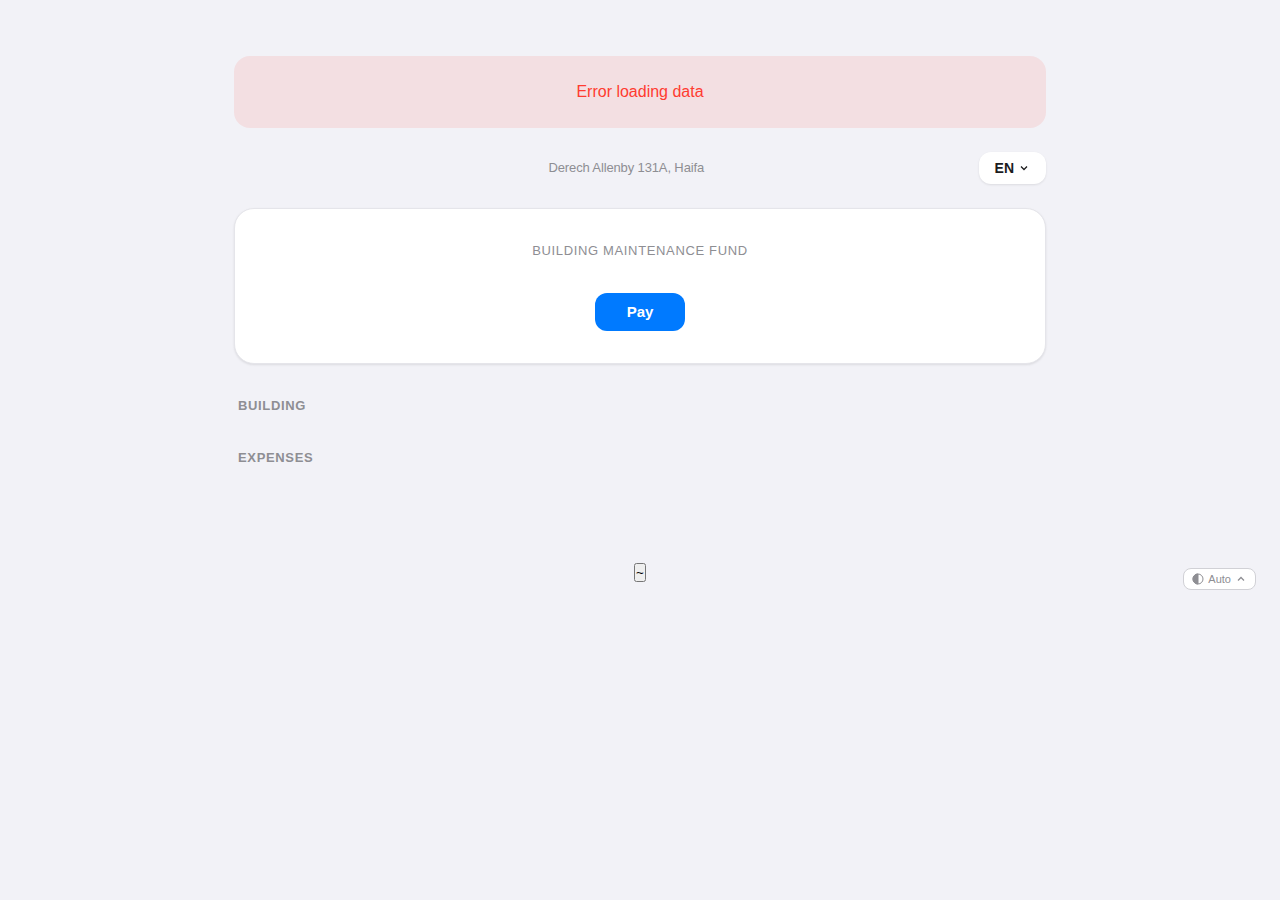
<file: index.html>
<!DOCTYPE html>
<html lang="he" dir="rtl">
<head>
  <meta charset="UTF-8">
  <meta name="viewport" content="width=device-width, initial-scale=1.0">
  <meta name="description" content="Building management - payments and expenses tracking">
  <title>Manzel - Building Management</title>
  <link rel="stylesheet" href="css/styles.css">
</head>
<body>
  <main class="container">
    <!-- Header Row: Address + Language -->
    <div class="header-row">
      <h1 class="building-address" data-i18n="buildingAddress">דרך אלנבי 131א, חיפה</h1>
      <div class="lang-switcher" id="langSwitcher">
        <button class="lang-switcher__btn" id="langBtn" aria-haspopup="listbox" aria-expanded="false">
          <span id="langCode">HE</span>
          <svg class="lang-switcher__arrow" width="12" height="12" viewBox="0 0 24 24" fill="none" stroke="currentColor" stroke-width="2.5"><polyline points="6 9 12 15 18 9"></polyline></svg>
        </button>
        <ul class="lang-switcher__menu" id="langMenu" role="listbox">
          <li role="option" data-lang="he">עברית</li>
          <li role="option" data-lang="en">English</li>
          <li role="option" data-lang="ar">العربية</li>
          <li role="option" data-lang="ru">Русский</li>
          <li role="option" data-lang="uk">Українська</li>
        </ul>
      </div>
    </div>

    <!-- Total Fund -->
    <section class="total-card" id="totalCard">
      <p class="total-card__label" data-i18n="totalFund">קופת ועד בית</p>
      <div class="loading" id="totalLoading">
        <div class="loading__spinner"></div>
      </div>
      <p class="total-card__amount hidden" id="totalAmount">
        <span id="totalValue">0</span>
        <span class="total-card__currency" data-i18n="currency">₪</span>
      </p>
      <a href="payment.html" class="pay-btn" data-i18n="payNow">לתשלום</a>
    </section>

    <!-- Building Layout -->
    <section class="building-section">
      <h2 class="section-title" data-i18n="building">הבניין</h2>
      <div class="loading" id="buildingLoading">
        <div class="loading__spinner"></div>
      </div>
      <div class="building hidden" id="buildingGrid">
        <!-- Floors will be rendered here by JavaScript -->
      </div>
    </section>

    <!-- Expenses -->
    <section class="expenses-section">
      <h2 class="section-title" data-i18n="expenses">הוצאות</h2>
      <div class="loading" id="expensesLoading">
        <div class="loading__spinner"></div>
      </div>
      <div class="expenses-table hidden" id="expensesTable">
        <table>
          <thead>
            <tr>
              <th data-i18n="expenseType">סוג</th>
              <th data-i18n="expensePrice">מחיר</th>
              <th data-i18n="expenseNotes">הערות</th>
            </tr>
          </thead>
          <tbody id="expensesBody">
            <!-- Expenses will be rendered here by JavaScript -->
          </tbody>
        </table>
        <div class="pagination" id="expensesPagination">
          <!-- Pagination controls will be rendered here -->
        </div>
      </div>
    </section>

  </main>

  <footer class="footer">
    <button class="admin-toggle" id="adminToggle" title="Admin mode" aria-label="Toggle admin mode" aria-pressed="false">~</button>
    <div class="theme-toggle" id="themeToggle">
      <button class="theme-toggle__btn" id="themeBtn" aria-haspopup="listbox" aria-expanded="false">
        <svg id="themeIcon" width="12" height="12" viewBox="0 0 24 24" fill="none" stroke="currentColor" stroke-width="2"><circle cx="12" cy="12" r="10"/><path d="M12 2a10 10 0 0 0 0 20V2z" fill="currentColor"/></svg>
        <span id="themeLabel" data-i18n="themeAuto">Auto</span>
        <svg class="theme-toggle__arrow" width="10" height="10" viewBox="0 0 24 24" fill="none" stroke="currentColor" stroke-width="2.5"><polyline points="18 15 12 9 6 15"></polyline></svg>
      </button>
      <ul class="theme-toggle__menu" id="themeMenu" role="listbox">
        <li role="option" data-theme="light">
          <svg width="14" height="14" viewBox="0 0 24 24" fill="none" stroke="currentColor" stroke-width="2"><circle cx="12" cy="12" r="5"/><path d="M12 1v2M12 21v2M4.22 4.22l1.42 1.42M18.36 18.36l1.42 1.42M1 12h2M21 12h2M4.22 19.78l1.42-1.42M18.36 5.64l1.42-1.42"/></svg>
          <span data-i18n="themeLight">Light</span>
        </li>
        <li role="option" data-theme="auto">
          <svg width="14" height="14" viewBox="0 0 24 24" fill="none" stroke="currentColor" stroke-width="2"><circle cx="12" cy="12" r="10"/><path d="M12 2a10 10 0 0 0 0 20V2z" fill="currentColor"/></svg>
          <span data-i18n="themeAuto">Auto</span>
        </li>
        <li role="option" data-theme="dark">
          <svg width="14" height="14" viewBox="0 0 24 24" fill="none" stroke="currentColor" stroke-width="2"><path d="M21 12.79A9 9 0 1 1 11.21 3 7 7 0 0 0 21 12.79z"/></svg>
          <span data-i18n="themeDark">Dark</span>
        </li>
      </ul>
    </div>
  </footer>

  <script src="js/i18n.js"></script>
  <script src="js/api.js"></script>
  <script src="js/app.js"></script>
  <script>
    // Theme Toggle
    (function() {
      var toggle = document.getElementById('themeToggle');
      var btn = document.getElementById('themeBtn');
      var menu = document.getElementById('themeMenu');
      var icon = document.getElementById('themeIcon');
      var label = document.getElementById('themeLabel');
      var saved = localStorage.getItem('manzel_theme') || 'auto';

      var icons = {
        light: '<circle cx="12" cy="12" r="5"/><path d="M12 1v2M12 21v2M4.22 4.22l1.42 1.42M18.36 18.36l1.42 1.42M1 12h2M21 12h2M4.22 19.78l1.42-1.42M18.36 5.64l1.42-1.42"/>',
        auto: '<circle cx="12" cy="12" r="10"/><path d="M12 2a10 10 0 0 0 0 20V2z" fill="currentColor"/>',
        dark: '<path d="M21 12.79A9 9 0 1 1 11.21 3 7 7 0 0 0 21 12.79z"/>'
      };

      function applyTheme(theme) {
        if (theme === 'auto') {
          document.documentElement.removeAttribute('data-theme');
        } else {
          document.documentElement.setAttribute('data-theme', theme);
        }
        icon.innerHTML = icons[theme];
        var item = menu.querySelector('[data-theme="' + theme + '"]');
        if (item) label.setAttribute('data-i18n', item.querySelector('[data-i18n]').getAttribute('data-i18n'));
        label.textContent = item ? item.querySelector('span').textContent : theme;
        menu.querySelectorAll('li').forEach(function(li) {
          li.setAttribute('aria-selected', li.dataset.theme === theme ? 'true' : 'false');
        });
        localStorage.setItem('manzel_theme', theme);
      }

      applyTheme(saved);

      btn.addEventListener('click', function(e) {
        e.stopPropagation();
        var isOpen = toggle.classList.toggle('theme-toggle--open');
        btn.setAttribute('aria-expanded', isOpen);
      });

      menu.addEventListener('click', function(e) {
        var item = e.target.closest('li[data-theme]');
        if (item) {
          applyTheme(item.dataset.theme);
          toggle.classList.remove('theme-toggle--open');
          btn.setAttribute('aria-expanded', 'false');
        }
      });

      document.addEventListener('click', function() {
        toggle.classList.remove('theme-toggle--open');
        btn.setAttribute('aria-expanded', 'false');
      });

      document.addEventListener('keydown', function(e) {
        if (e.key === 'Escape') {
          toggle.classList.remove('theme-toggle--open');
          btn.setAttribute('aria-expanded', 'false');
        }
      });
    })();

    // Admin Toggle
    (function() {
      var btn = document.getElementById('adminToggle');
      var isAdmin = localStorage.getItem('manzel_admin') === 'true';

      function updateState(enabled) {
        btn.classList.toggle('admin-toggle--active', enabled);
        btn.setAttribute('aria-pressed', enabled);
        localStorage.setItem('manzel_admin', enabled);
      }

      updateState(isAdmin);

      btn.addEventListener('click', function() {
        isAdmin = !isAdmin;
        updateState(isAdmin);
      });
    })();
  </script>
</body>
</html>
</file>
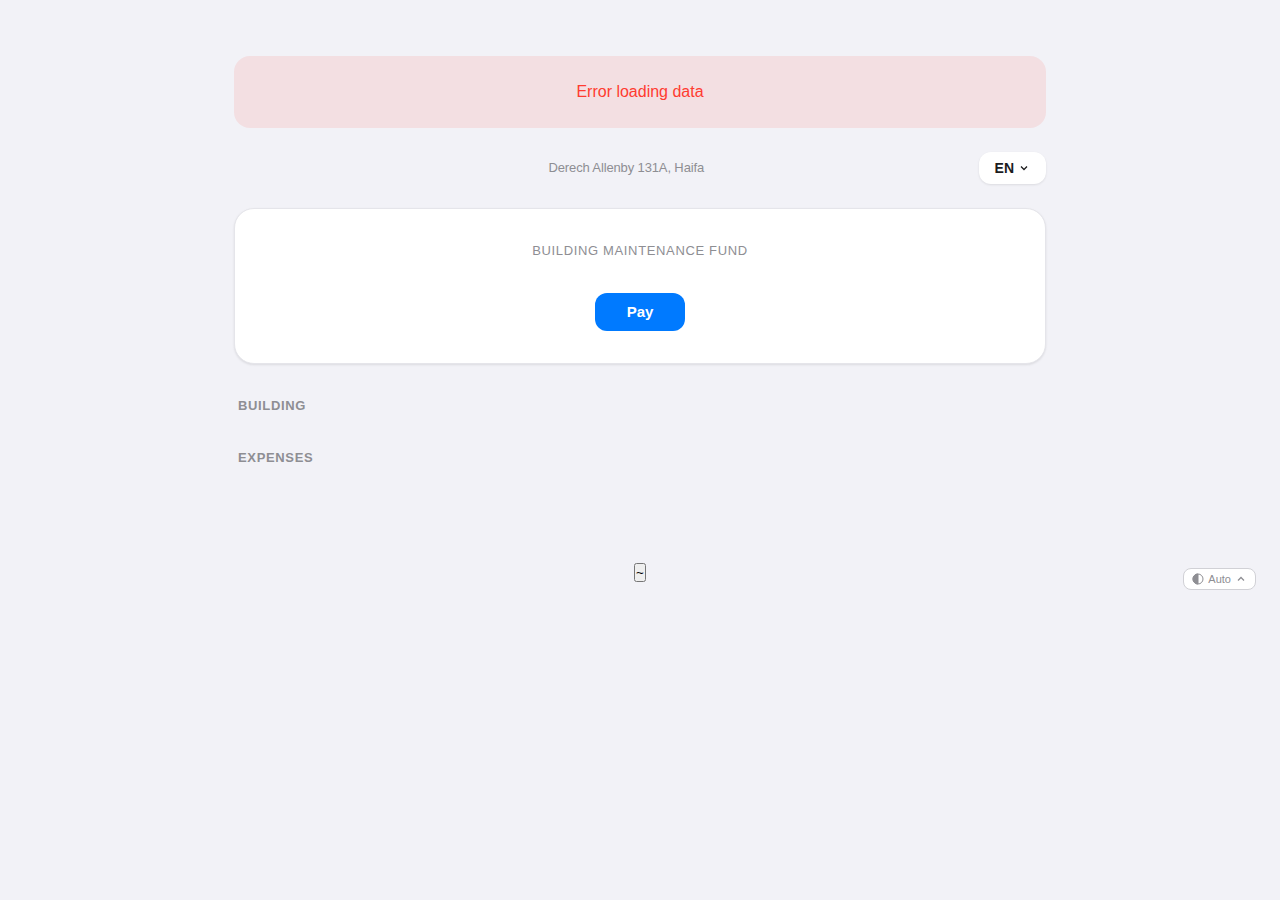
<file: expense.html>
<!DOCTYPE html>
<html lang="he" dir="rtl">
<head>
  <meta charset="UTF-8">
  <meta name="viewport" content="width=device-width, initial-scale=1.0">
  <meta name="description" content="Expense details">
  <title>Manzel - Expense Details</title>
  <link rel="stylesheet" href="css/styles.css">
</head>
<body>
  <main class="container">
    <!-- Back Button -->
    <button class="back-btn" id="backBtn">
      <span>←</span>
      <span data-i18n="back">חזרה</span>
    </button>

    <!-- Expense Details -->
    <section class="expense-detail" id="expenseDetail">
      <div class="expense-detail__card">
        <h2 class="expense-detail__type" id="expenseType">-</h2>

        <div class="expense-detail__row">
          <span class="expense-detail__label" data-i18n="expensePrice">מחיר</span>
          <span class="expense-detail__value" id="expensePrice">-</span>
        </div>

        <div class="expense-detail__row" id="receiptRow">
          <span class="expense-detail__label" data-i18n="expenseReceipt">קבלה</span>
          <span class="expense-detail__value" id="expenseReceipt">-</span>
        </div>

        <div class="expense-detail__row" id="notesRow">
          <span class="expense-detail__label" data-i18n="expenseNotes">הערות</span>
          <span class="expense-detail__value" id="expenseNotes">-</span>
        </div>
      </div>
    </section>

    <!-- Language Selector -->
    <section class="language-section">
      <select class="language-dropdown" id="languageSelector">
        <option value="he">עברית</option>
        <option value="ar">العربية</option>
        <option value="en">English</option>
        <option value="ru">Русский</option>
        <option value="uk">Українська</option>
      </select>
    </section>
  </main>

  <footer class="footer">
    <p>Manzel &copy; 2025</p>
  </footer>

  <script src="js/i18n.js"></script>
  <script src="js/expense.js"></script>
</body>
</html>
</file>
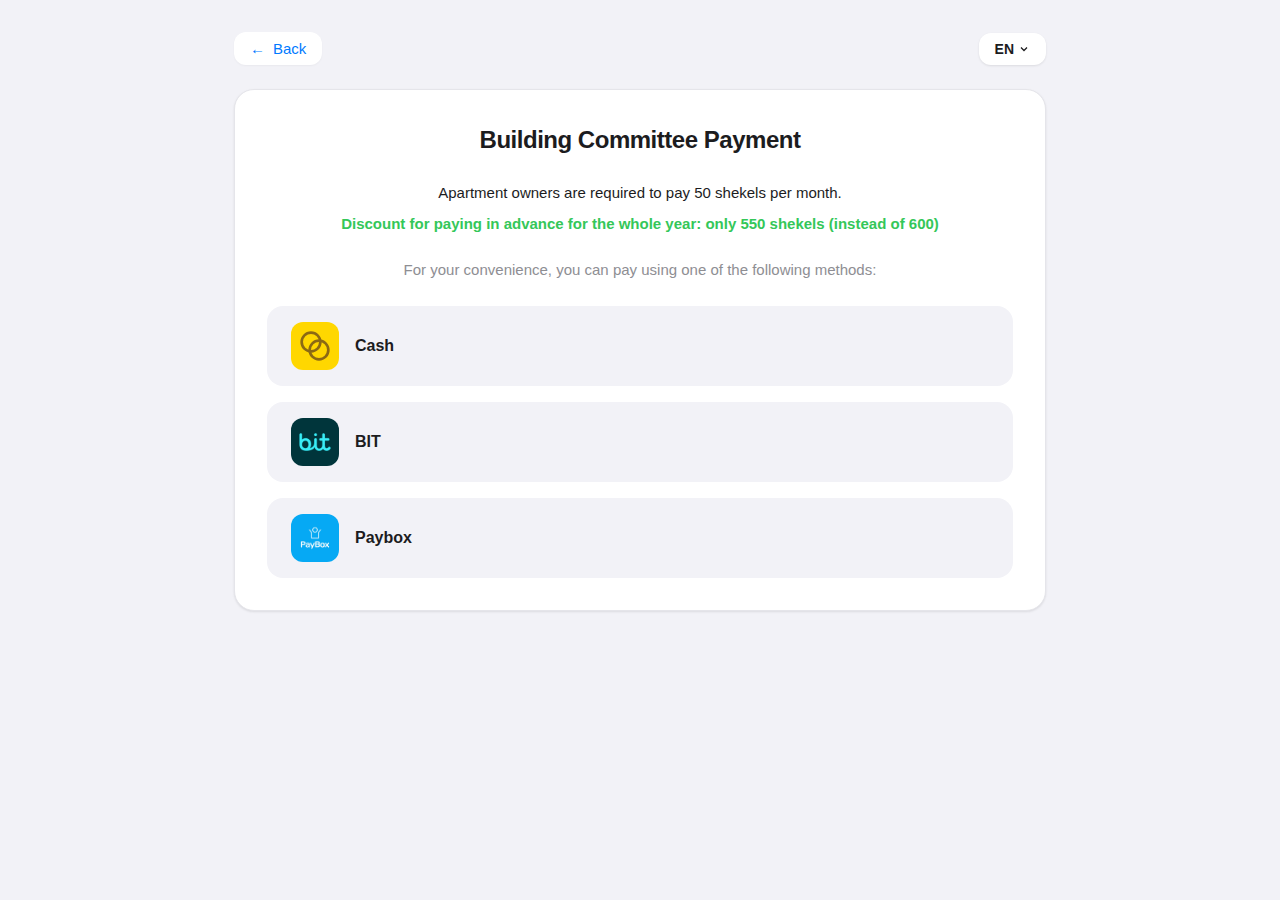
<file: payment.html>
<!DOCTYPE html>
<html lang="he" dir="rtl">
<head>
  <meta charset="UTF-8">
  <meta name="viewport" content="width=device-width, initial-scale=1.0">
  <meta name="description" content="Building management - payment options">
  <title>Manzel - Payment</title>
  <link rel="stylesheet" href="css/styles.css">
</head>
<body>
  <main class="container">
    <!-- Header Row: Back + Language -->
    <div class="header-row">
      <button class="back-btn" onclick="window.location.href='index.html'">
        <span class="back-btn__arrow">&larr;</span>
        <span data-i18n="back">חזרה</span>
      </button>
      <div class="lang-switcher" id="langSwitcher">
        <button class="lang-switcher__btn" id="langBtn" aria-haspopup="listbox" aria-expanded="false">
          <span id="langCode">HE</span>
          <svg class="lang-switcher__arrow" width="12" height="12" viewBox="0 0 24 24" fill="none" stroke="currentColor" stroke-width="2.5"><polyline points="6 9 12 15 18 9"></polyline></svg>
        </button>
        <ul class="lang-switcher__menu" id="langMenu" role="listbox">
          <li role="option" data-lang="he">עברית</li>
          <li role="option" data-lang="en">English</li>
          <li role="option" data-lang="ar">العربية</li>
          <li role="option" data-lang="ru">Русский</li>
          <li role="option" data-lang="uk">Українська</li>
        </ul>
      </div>
    </div>

    <!-- Payment Header -->
    <section class="payment-card">
      <h1 class="payment-card__title" data-i18n="paymentTitle">תשלום עבור ועד בית</h1>

      <div class="payment-card__info">
        <p data-i18n="paymentMonthly">בעל דירה מחוייב בתשלום 50 שקלים עבור כל חודש.</p>
        <p class="payment-card__discount" data-i18n="paymentDiscount">הנחה למשלמים מראש עבור כל השנה 550 שקל בלבד (במקום 600)</p>
      </div>

      <p class="payment-card__subtitle" data-i18n="paymentMethods">לנוחיותכם ניתן לשלם באמצעות אחת הדרכים הבאות:</p>

      <!-- Payment Options -->
      <div class="payment-options">
        <!-- Cash -->
        <div class="payment-option">
          <div class="payment-option__icon payment-option__icon--cash">
            <svg width="32" height="32" viewBox="0 0 24 24" fill="none" stroke="currentColor" stroke-width="2" stroke-linecap="round" stroke-linejoin="round">
              <circle cx="9" cy="9" r="7"></circle>
              <circle cx="15" cy="15" r="7"></circle>
            </svg>
          </div>
          <span class="payment-option__label" data-i18n="paymentCash">מזומן</span>
        </div>

        <!-- BIT -->
        <a href="https://www.bitpay.co.il/app/me/A80E9056-7FF3-886A-7C1C-108181B9A0A04C02" target="_blank" rel="noopener" class="payment-option payment-option--clickable">
          <img src="assets/Bit-icon.png" alt="BIT" class="payment-option__img">
          <span class="payment-option__label">BIT</span>
        </a>

        <!-- Paybox -->
        <a href="https://payboxapp.page.link/VKVE2Qh81DZXyLV97" target="_blank" rel="noopener" class="payment-option payment-option--clickable">
          <img src="assets/paybox-icon.jpg" alt="Paybox" class="payment-option__img">
          <span class="payment-option__label">Paybox</span>
        </a>
      </div>
    </section>

  </main>

  <footer class="footer">
  </footer>

  <script src="js/i18n.js"></script>
  <script>
    (function(){var t=localStorage.getItem('manzel_theme');if(t&&t!=='auto')document.documentElement.setAttribute('data-theme',t);})();
  </script>
</body>
</html>
</file>
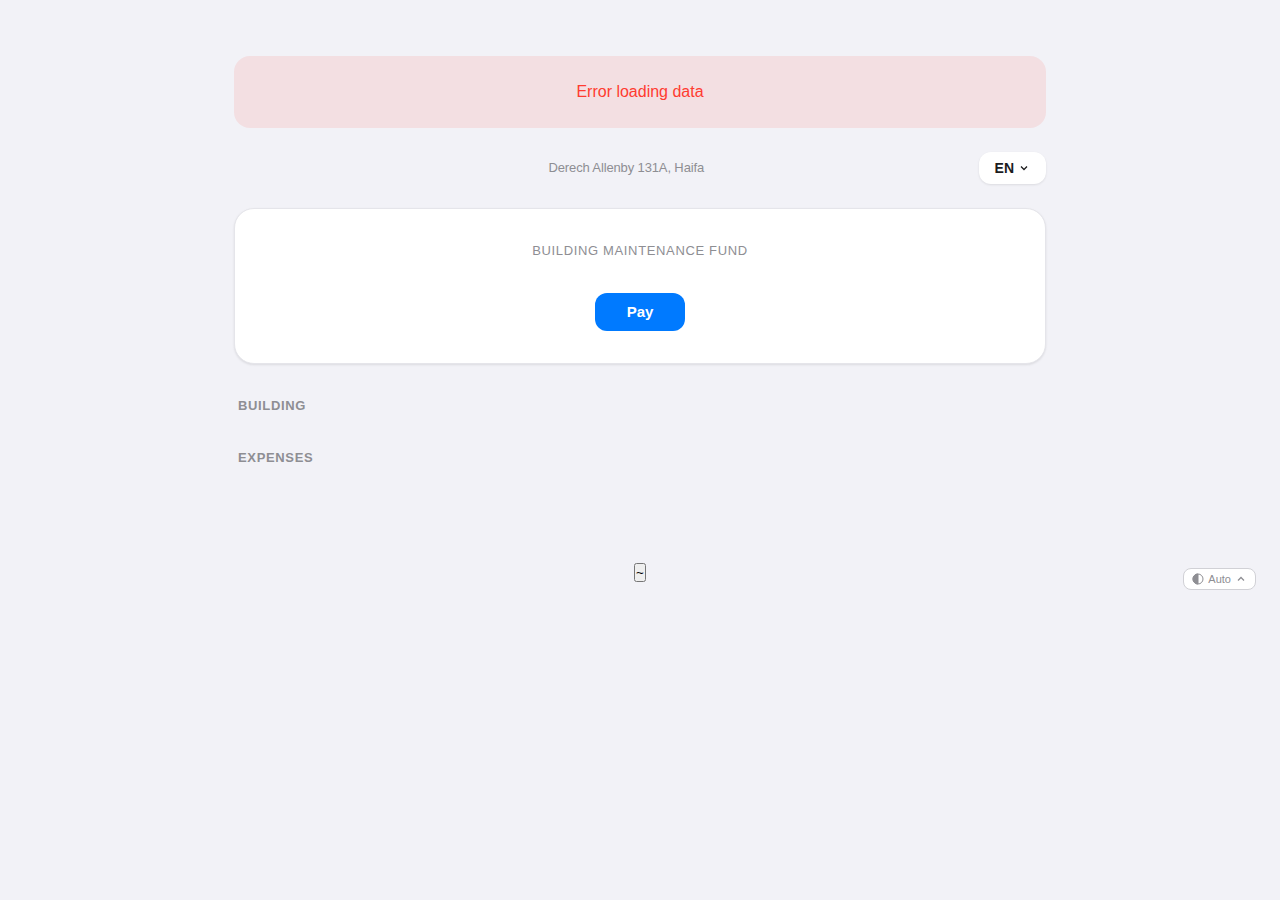
<file: resident.html>
<!DOCTYPE html>
<html lang="he" dir="rtl">
<head>
  <meta charset="UTF-8">
  <meta name="viewport" content="width=device-width, initial-scale=1.0">
  <meta name="description" content="Resident payment details">
  <title>Manzel - Resident Details</title>
  <link rel="stylesheet" href="css/styles.css">
</head>
<body>
  <main class="container">
    <!-- Header Row: Back + Language -->
    <div class="header-row">
      <button class="back-btn" id="backBtn">
        <span>←</span>
        <span data-i18n="back">חזרה</span>
      </button>
      <div class="lang-switcher" id="langSwitcher">
        <button class="lang-switcher__btn" id="langBtn" aria-haspopup="listbox" aria-expanded="false">
          <span id="langCode">HE</span>
          <svg class="lang-switcher__arrow" width="12" height="12" viewBox="0 0 24 24" fill="none" stroke="currentColor" stroke-width="2.5"><polyline points="6 9 12 15 18 9"></polyline></svg>
        </button>
        <ul class="lang-switcher__menu" id="langMenu" role="listbox">
          <li role="option" data-lang="he">עברית</li>
          <li role="option" data-lang="en">English</li>
          <li role="option" data-lang="ar">العربية</li>
          <li role="option" data-lang="ru">Русский</li>
          <li role="option" data-lang="uk">Українська</li>
        </ul>
      </div>
    </div>

    <!-- Resident Info -->
    <section class="resident-header" id="residentHeader">
      <h2 class="resident-header__name" id="residentName">-</h2>
      <p class="resident-header__apt">
        <span data-i18n="apartment">דירה</span>
        <span id="residentApt">-</span>
      </p>
      <p class="resident-header__owner hidden" id="propertyOwnerRow">
        <span data-i18n="propertyOwner">בעל הנכס</span>:
        <span id="propertyOwner">-</span>
      </p>
    </section>

    <!-- Amount Owed -->
    <section class="owed-card" id="owedCard">
      <div class="owed-card__actions">
        <button class="owed-card__action-btn" id="copyDebtBtn" title="Copy debt message" aria-label="Copy debt message">
          <svg width="16" height="16" viewBox="0 0 24 24" fill="none" stroke="currentColor" stroke-width="2" stroke-linecap="round" stroke-linejoin="round">
            <rect x="9" y="9" width="13" height="13" rx="2" ry="2"></rect>
            <path d="M5 15H4a2 2 0 0 1-2-2V4a2 2 0 0 1 2-2h9a2 2 0 0 1 2 2v1"></path>
          </svg>
        </button>
        <button class="owed-card__action-btn" id="whatsappBtn" title="Send via WhatsApp" aria-label="Send via WhatsApp">
          <svg width="16" height="16" viewBox="0 0 24 24" fill="currentColor">
            <path d="M17.472 14.382c-.297-.149-1.758-.867-2.03-.967-.273-.099-.471-.148-.67.15-.197.297-.767.966-.94 1.164-.173.199-.347.223-.644.075-.297-.15-1.255-.463-2.39-1.475-.883-.788-1.48-1.761-1.653-2.059-.173-.297-.018-.458.13-.606.134-.133.298-.347.446-.52.149-.174.198-.298.298-.497.099-.198.05-.371-.025-.52-.075-.149-.669-1.612-.916-2.207-.242-.579-.487-.5-.669-.51-.173-.008-.371-.01-.57-.01-.198 0-.52.074-.792.372-.272.297-1.04 1.016-1.04 2.479 0 1.462 1.065 2.875 1.213 3.074.149.198 2.096 3.2 5.077 4.487.709.306 1.262.489 1.694.625.712.227 1.36.195 1.871.118.571-.085 1.758-.719 2.006-1.413.248-.694.248-1.289.173-1.413-.074-.124-.272-.198-.57-.347m-5.421 7.403h-.004a9.87 9.87 0 01-5.031-1.378l-.361-.214-3.741.982.998-3.648-.235-.374a9.86 9.86 0 01-1.51-5.26c.001-5.45 4.436-9.884 9.888-9.884 2.64 0 5.122 1.03 6.988 2.898a9.825 9.825 0 012.893 6.994c-.003 5.45-4.437 9.884-9.885 9.884m8.413-18.297A11.815 11.815 0 0012.05 0C5.495 0 .16 5.335.157 11.892c0 2.096.547 4.142 1.588 5.945L.057 24l6.305-1.654a11.882 11.882 0 005.683 1.448h.005c6.554 0 11.89-5.335 11.893-11.893a11.821 11.821 0 00-3.48-8.413z"/>
          </svg>
        </button>
      </div>
      <p class="owed-card__label" data-i18n="amountOwed">חוב עד החודש הנוכחי</p>
      <p class="owed-card__amount">
        <span id="owedAmount">0</span>
        <span data-i18n="currency">₪</span>
      </p>
    </section>

    <!-- Last Year Owed -->
    <section class="owed-card owed-card--secondary hidden" id="lastYearOwedCard">
      <p class="owed-card__label" data-i18n="lastYearOwed">חוב משנה שעברה</p>
      <p class="owed-card__amount">
        <span id="lastYearOwedAmount">0</span>
        <span data-i18n="currency">₪</span>
      </p>
    </section>

    <!-- Payment History -->
    <section>
      <h2 class="section-title" data-i18n="paymentHistory">היסטוריית תשלומים</h2>
      <div class="loading" id="historyLoading">
        <div class="loading__spinner"></div>
      </div>
      <div class="payment-history hidden" id="paymentHistory">
        <!-- Payment items will be rendered here by JavaScript -->
      </div>
    </section>

  </main>

  <footer class="footer">
  </footer>

  <script src="js/i18n.js"></script>
  <script src="js/api.js"></script>
  <script src="js/resident.js"></script>
  <script>
    (function(){var t=localStorage.getItem('manzel_theme');if(t&&t!=='auto')document.documentElement.setAttribute('data-theme',t);})();
  </script>
</body>
</html>
</file>
<file: css/styles.css>
/* Manzel - Building Management Website
   Apple-inspired minimalistic design
   Mobile-first, RTL-ready styles */

:root {
  /* Colors - Apple-inspired neutral palette */
  --color-primary: #007AFF;
  --color-primary-hover: #0056CC;
  --color-success: #34C759;
  --color-warning: #FF9500;
  --color-error: #FF3B30;
  --color-gray-50: #F9FAFB;
  --color-gray-100: #F2F2F7;
  --color-gray-200: #E5E5EA;
  --color-gray-300: #D1D1D6;
  --color-gray-400: #C7C7CC;
  --color-gray-500: #AEAEB2;
  --color-gray-600: #8E8E93;
  --color-gray-700: #636366;
  --color-gray-800: #48484A;
  --color-gray-900: #1C1C1E;
  --color-text: #1C1C1E;
  --color-text-secondary: #8E8E93;
  --color-background: #FFFFFF;
  --color-surface: #FFFFFF;
  --color-surface-secondary: #F2F2F7;

  /* Spacing - generous whitespace */
  --spacing-xs: 4px;
  --spacing-sm: 8px;
  --spacing-md: 16px;
  --spacing-lg: 24px;
  --spacing-xl: 32px;
  --spacing-2xl: 48px;

  /* Border radius - Apple uses larger radii */
  --radius-sm: 8px;
  --radius-md: 12px;
  --radius-lg: 16px;
  --radius-xl: 20px;

  /* Shadows - very subtle, Apple-style */
  --shadow-sm: 0 1px 2px rgba(0, 0, 0, 0.04);
  --shadow-md: 0 2px 8px rgba(0, 0, 0, 0.06);
  --shadow-lg: 0 4px 16px rgba(0, 0, 0, 0.08);
  --shadow-card: 0 1px 3px rgba(0, 0, 0, 0.06), 0 1px 2px rgba(0, 0, 0, 0.04);

  /* Font */
  --font-family: -apple-system, BlinkMacSystemFont, 'SF Pro Display', 'SF Pro Text', 'Segoe UI', Roboto, Helvetica, Arial, sans-serif;

  /* Transitions */
  --transition-fast: 0.15s ease;
  --transition-normal: 0.25s ease;
}

/* Dark Mode - follows system preference (when no manual override) */
@media (prefers-color-scheme: dark) {
  :root:not([data-theme="light"]) {
    --color-primary: #0A84FF;
    --color-primary-hover: #409CFF;
    --color-success: #30D158;
    --color-warning: #FF9F0A;
    --color-error: #FF453A;
    --color-gray-50: #1C1C1E;
    --color-gray-100: #2C2C2E;
    --color-gray-200: #3A3A3C;
    --color-gray-300: #48484A;
    --color-gray-400: #636366;
    --color-gray-500: #8E8E93;
    --color-gray-600: #AEAEB2;
    --color-gray-700: #C7C7CC;
    --color-gray-800: #D1D1D6;
    --color-gray-900: #F2F2F7;
    --color-text: #F2F2F7;
    --color-text-secondary: #8E8E93;
    --color-background: #000000;
    --color-surface: #1C1C1E;
    --color-surface-secondary: #000000;

    /* Shadows - adjusted for dark mode */
    --shadow-sm: 0 1px 2px rgba(0, 0, 0, 0.3);
    --shadow-md: 0 2px 8px rgba(0, 0, 0, 0.4);
    --shadow-lg: 0 4px 16px rgba(0, 0, 0, 0.5);
    --shadow-card: 0 1px 3px rgba(0, 0, 0, 0.3), 0 1px 2px rgba(0, 0, 0, 0.2);
  }
}

/* Dark Mode - manual override */
:root[data-theme="dark"] {
  --color-primary: #0A84FF;
  --color-primary-hover: #409CFF;
  --color-success: #30D158;
  --color-warning: #FF9F0A;
  --color-error: #FF453A;
  --color-gray-50: #1C1C1E;
  --color-gray-100: #2C2C2E;
  --color-gray-200: #3A3A3C;
  --color-gray-300: #48484A;
  --color-gray-400: #636366;
  --color-gray-500: #8E8E93;
  --color-gray-600: #AEAEB2;
  --color-gray-700: #C7C7CC;
  --color-gray-800: #D1D1D6;
  --color-gray-900: #F2F2F7;
  --color-text: #F2F2F7;
  --color-text-secondary: #8E8E93;
  --color-background: #000000;
  --color-surface: #1C1C1E;
  --color-surface-secondary: #000000;

  /* Shadows - adjusted for dark mode */
  --shadow-sm: 0 1px 2px rgba(0, 0, 0, 0.3);
  --shadow-md: 0 2px 8px rgba(0, 0, 0, 0.4);
  --shadow-lg: 0 4px 16px rgba(0, 0, 0, 0.5);
  --shadow-card: 0 1px 3px rgba(0, 0, 0, 0.3), 0 1px 2px rgba(0, 0, 0, 0.2);
}

/* Reset */
*, *::before, *::after {
  box-sizing: border-box;
  margin: 0;
  padding: 0;
}

html {
  font-size: 16px;
  -webkit-font-smoothing: antialiased;
  -moz-osx-font-smoothing: grayscale;
}

body {
  font-family: var(--font-family);
  background-color: var(--color-surface-secondary);
  color: var(--color-text);
  line-height: 1.5;
  min-height: 100vh;
}

/* RTL Support */
[dir="rtl"] {
  direction: rtl;
  text-align: right;
}

[dir="ltr"] {
  direction: ltr;
  text-align: left;
}

/* Container */
.container {
  max-width: 100%;
  padding: var(--spacing-lg) var(--spacing-md);
  margin: 0 auto;
}

@media (min-width: 768px) {
  .container {
    max-width: 720px;
    padding: var(--spacing-xl) var(--spacing-lg);
  }
}

@media (min-width: 1024px) {
  .container {
    max-width: 860px;
  }
}

/* Header Row */
.header-row {
  display: flex;
  align-items: center;
  justify-content: space-between;
  margin-bottom: var(--spacing-lg);
}

.header-row::before {
  content: '';
  width: 40px;
}

.header-row:has(.back-btn)::before {
  display: none;
}

/* Building Address */
.building-address {
  font-size: 0.8125rem;
  font-weight: 500;
  color: var(--color-text-secondary);
  letter-spacing: -0.01em;
  margin: 0;
}

/* Header - simplified, no sticky gradient */
.header {
  background: var(--color-surface);
  color: var(--color-text);
  padding: var(--spacing-xl) var(--spacing-lg);
  text-align: center;
  border-bottom: 1px solid var(--color-gray-200);
}

.header h1 {
  font-size: 1.75rem;
  font-weight: 600;
  letter-spacing: -0.02em;
  margin-bottom: var(--spacing-xs);
}

.header__subtitle {
  font-size: 0.9375rem;
  color: var(--color-text-secondary);
}

/* Total Fund Card - clean, prominent */
.total-card {
  background: var(--color-surface);
  border-radius: var(--radius-xl);
  padding: var(--spacing-xl);
  margin: var(--spacing-lg) 0;
  text-align: center;
  box-shadow: var(--shadow-card);
  border: 1px solid var(--color-gray-200);
}

.total-card__label {
  font-size: 0.8125rem;
  font-weight: 500;
  color: var(--color-text-secondary);
  text-transform: uppercase;
  letter-spacing: 0.05em;
  margin-bottom: var(--spacing-sm);
}

.total-card__amount {
  font-size: 3rem;
  font-weight: 600;
  color: var(--color-text);
  letter-spacing: -0.03em;
}

.total-card__currency {
  font-size: 1.5rem;
  font-weight: 400;
  margin-inline-start: var(--spacing-xs);
  color: var(--color-text-secondary);
}

/* Pay Button */
.pay-btn {
  display: inline-block;
  margin-top: var(--spacing-lg);
  padding: var(--spacing-sm) var(--spacing-xl);
  background: var(--color-primary);
  color: white;
  text-decoration: none;
  border-radius: var(--radius-md);
  font-weight: 600;
  font-size: 0.9375rem;
  transition: background var(--transition-fast), transform var(--transition-fast);
}

.pay-btn:hover {
  background: var(--color-primary-hover);
  transform: translateY(-1px);
}

.pay-btn:active {
  transform: translateY(0);
}

/* Building Section */
.building-section {
  margin: var(--spacing-xl) 0;
}

.section-title {
  font-size: 0.8125rem;
  font-weight: 600;
  text-transform: uppercase;
  letter-spacing: 0.05em;
  color: var(--color-text-secondary);
  margin-bottom: var(--spacing-md);
  padding-inline-start: var(--spacing-xs);
}

/* Building Grid */
.building {
  display: flex;
  flex-direction: column;
  gap: var(--spacing-lg);
}

.floor {
  display: flex;
  flex-direction: column;
  gap: var(--spacing-sm);
}

.floor__label {
  font-size: 0.6875rem;
  color: var(--color-text-secondary);
  font-weight: 600;
  text-transform: uppercase;
  letter-spacing: 0.08em;
  padding-inline-start: var(--spacing-xs);
}

.floor__apartments {
  display: grid;
  grid-template-columns: repeat(2, 1fr);
  gap: var(--spacing-sm);
}

.floor__apartments--single {
  grid-template-columns: 1fr;
  max-width: 50%;
}

/* Apartment Card - clean white cards */
.apartment {
  background: var(--color-surface);
  border-radius: var(--radius-lg);
  padding: var(--spacing-md) var(--spacing-lg);
  box-shadow: var(--shadow-card);
  border: 1px solid var(--color-gray-200);
  cursor: pointer;
  transition: transform var(--transition-fast), box-shadow var(--transition-fast);
}

.apartment:hover {
  transform: translateY(-1px);
  box-shadow: var(--shadow-md);
}

.apartment:active {
  transform: translateY(0);
  box-shadow: var(--shadow-sm);
}

.apartment__header {
  display: flex;
  justify-content: space-between;
  align-items: center;
  margin-bottom: var(--spacing-sm);
}

.apartment__name {
  font-weight: 600;
  font-size: 0.9375rem;
  letter-spacing: -0.01em;
}

.apartment__number {
  font-size: 0.75rem;
  font-weight: 500;
  color: var(--color-text-secondary);
  background: var(--color-surface-secondary);
  padding: 3px 10px;
  border-radius: var(--radius-sm);
}

.apartment__right {
  display: flex;
  align-items: center;
  gap: var(--spacing-xs);
}

.apartment__debt {
  font-size: 0.75rem;
  font-weight: 500;
  color: var(--color-error);
  background: var(--color-surface-secondary);
  padding: 3px 10px;
  border-radius: var(--radius-sm);
}

/* Payment Boxes - softer colors */
.payment-boxes {
  display: grid;
  grid-template-columns: repeat(12, 10px);
  gap: 3px;
}

.payment-box {
  width: 10px;
  height: 10px;
  border-radius: 3px;
}

@media (max-width: 600px) {
  .payment-boxes {
    grid-template-columns: repeat(6, 10px);
  }
}

.payment-box--paid {
  background-color: var(--color-success);
  opacity: 0.85;
}

.payment-box--zero {
  background-color: var(--color-warning);
  opacity: 0.85;
}

.payment-box--unpaid {
  background-color: var(--color-gray-300);
}

.payment-box--future {
  background-color: var(--color-gray-200);
}

/* Payment box tooltip */
.payment-box {
  position: relative;
  cursor: pointer;
}

.payment-box::after {
  content: attr(data-month);
  position: absolute;
  bottom: 100%;
  left: 50%;
  transform: translateX(-50%);
  background: #1C1C1E;
  color: #F2F2F7;
  padding: 6px 10px;
  border-radius: var(--radius-sm);
  font-size: 0.6875rem;
  font-weight: 500;
  white-space: nowrap;
  opacity: 0;
  visibility: hidden;
  transition: opacity var(--transition-fast);
  z-index: 10;
  pointer-events: none;
  margin-bottom: 4px;
}

.payment-box:hover::after {
  opacity: 1;
  visibility: visible;
}

/* Expenses Section */
.expenses-section {
  margin: var(--spacing-xl) 0;
}

.expenses-table {
  width: 100%;
  background: var(--color-surface);
  border-radius: var(--radius-lg);
  overflow: hidden;
  box-shadow: var(--shadow-card);
  border: 1px solid var(--color-gray-200);
}

.expenses-table table {
  width: 100%;
  border-collapse: collapse;
}

.expenses-table th,
.expenses-table td {
  padding: var(--spacing-md);
  text-align: start;
}

.expenses-table th {
  background: var(--color-surface);
  font-weight: 600;
  font-size: 0.75rem;
  text-transform: uppercase;
  letter-spacing: 0.05em;
  color: var(--color-text-secondary);
  border-bottom: 1px solid var(--color-gray-200);
}

.expenses-table td {
  font-size: 0.9375rem;
  border-bottom: 1px solid var(--color-gray-100);
}

.expenses-table tr:last-child td {
  border-bottom: none;
}

/* Clickable expense rows */
.expenses-table tbody tr {
  cursor: pointer;
  transition: background var(--transition-fast);
}

.expenses-table tbody tr:hover {
  background: var(--color-gray-50);
}

/* Responsive table for mobile */
@media (max-width: 480px) {
  .expenses-table th,
  .expenses-table td {
    padding: var(--spacing-sm) var(--spacing-md);
    font-size: 0.8125rem;
  }

  .expenses-table th {
    font-size: 0.6875rem;
  }
}

/* Pagination - minimal style */
.pagination {
  display: flex;
  justify-content: center;
  align-items: center;
  gap: var(--spacing-sm);
  margin-top: var(--spacing-lg);
  padding: var(--spacing-md);
}

.pagination__btn {
  background: var(--color-surface);
  border: none;
  border-radius: var(--radius-sm);
  padding: var(--spacing-sm) var(--spacing-md);
  min-width: 40px;
  height: 40px;
  cursor: pointer;
  font-size: 0.9375rem;
  font-weight: 500;
  color: var(--color-text);
  box-shadow: var(--shadow-sm);
  transition: background var(--transition-fast), transform var(--transition-fast);
}

.pagination__btn:hover:not(:disabled) {
  background: var(--color-gray-100);
  transform: translateY(-1px);
}

.pagination__btn:active:not(:disabled) {
  transform: translateY(0);
}

.pagination__btn:disabled {
  opacity: 0.4;
  cursor: not-allowed;
}

.pagination__btn--active {
  background: var(--color-primary);
  color: white;
}

.pagination__btn--active:hover:not(:disabled) {
  background: var(--color-primary-hover);
}

.pagination__info {
  font-size: 0.8125rem;
  color: var(--color-text-secondary);
  padding: 0 var(--spacing-sm);
}

/* Language Switcher */
.lang-switcher {
  position: relative;
  z-index: 1000;
  flex-shrink: 0;
}

.lang-switcher__btn {
  display: flex;
  align-items: center;
  gap: var(--spacing-xs);
  padding: var(--spacing-sm) var(--spacing-md);
  background: var(--color-surface);
  border: none;
  border-radius: var(--radius-md);
  font-family: var(--font-family);
  font-size: 0.875rem;
  font-weight: 600;
  color: var(--color-text);
  cursor: pointer;
  box-shadow: var(--shadow-card);
  transition: background var(--transition-fast), box-shadow var(--transition-fast);
}

.lang-switcher__btn:hover {
  background: var(--color-gray-50);
  box-shadow: var(--shadow-md);
}

.lang-switcher__arrow {
  transition: transform var(--transition-fast);
}

.lang-switcher--open .lang-switcher__arrow {
  transform: rotate(180deg);
}

.lang-switcher__menu {
  position: absolute;
  top: calc(100% + var(--spacing-xs));
  right: 0;
  min-width: 140px;
  background: var(--color-surface);
  border-radius: var(--radius-md);
  box-shadow: var(--shadow-lg);
  list-style: none;
  overflow: hidden;
  opacity: 0;
  visibility: hidden;
  transform: translateY(-8px);
  transition: opacity var(--transition-fast), transform var(--transition-fast), visibility var(--transition-fast);
}

[dir="rtl"] .lang-switcher__menu {
  right: auto;
  left: 0;
}

.lang-switcher--open .lang-switcher__menu {
  opacity: 1;
  visibility: visible;
  transform: translateY(0);
}

.lang-switcher__menu li {
  padding: var(--spacing-sm) var(--spacing-md);
  font-size: 0.9375rem;
  cursor: pointer;
  transition: background var(--transition-fast);
}

.lang-switcher__menu li:hover {
  background: var(--color-gray-100);
}

.lang-switcher__menu li[aria-selected="true"] {
  background: var(--color-primary);
  color: white;
}

/* Resident Detail Page */
.back-btn {
  display: inline-flex;
  align-items: center;
  gap: var(--spacing-sm);
  padding: var(--spacing-sm) var(--spacing-md);
  background: var(--color-surface);
  border: none;
  border-radius: var(--radius-md);
  cursor: pointer;
  font-size: 0.9375rem;
  font-weight: 500;
  color: var(--color-primary);
  box-shadow: var(--shadow-sm);
  flex-shrink: 0;
  transition: background var(--transition-fast), transform var(--transition-fast);
}

.back-btn:hover {
  background: var(--color-gray-50);
  transform: translateX(-2px);
}

[dir="rtl"] .back-btn:hover {
  transform: translateX(2px);
}

.resident-header {
  background: var(--color-surface);
  border-radius: var(--radius-xl);
  padding: var(--spacing-xl);
  margin-bottom: var(--spacing-md);
  box-shadow: var(--shadow-card);
  border: 1px solid var(--color-gray-200);
}

.resident-header__name {
  font-size: 1.75rem;
  font-weight: 600;
  letter-spacing: -0.02em;
  margin-bottom: var(--spacing-xs);
}

.resident-header__apt {
  font-size: 0.9375rem;
  color: var(--color-text-secondary);
}

.resident-header__owner {
  font-size: 0.9375rem;
  color: var(--color-text-secondary);
  margin-top: var(--spacing-xs);
}

/* Owed Card - clean, colored backgrounds without gradients */
.owed-card {
  background: var(--color-error);
  color: white;
  border-radius: var(--radius-xl);
  padding: var(--spacing-xl);
  margin-bottom: var(--spacing-lg);
  text-align: center;
}

.owed-card--paid {
  background: var(--color-success);
}

.owed-card--secondary {
  background: var(--color-warning);
  padding: var(--spacing-lg);
  margin-bottom: var(--spacing-md);
}

.owed-card--secondary .owed-card__amount {
  font-size: 1.75rem;
}

.owed-card__label {
  font-size: 0.8125rem;
  font-weight: 500;
  opacity: 0.9;
  text-transform: uppercase;
  letter-spacing: 0.05em;
  margin-bottom: var(--spacing-sm);
}

.owed-card__amount {
  font-size: 2.5rem;
  font-weight: 600;
  letter-spacing: -0.02em;
}

/* Payment History - clean list */
.payment-history {
  background: var(--color-surface);
  border-radius: var(--radius-xl);
  overflow: hidden;
  box-shadow: var(--shadow-card);
  border: 1px solid var(--color-gray-200);
}

.year-header {
  background: var(--color-surface-secondary);
  color: var(--color-text);
  padding: var(--spacing-md) var(--spacing-lg);
  font-weight: 600;
  font-size: 0.9375rem;
  letter-spacing: -0.01em;
  position: sticky;
  top: 0;
  border-bottom: 1px solid var(--color-gray-200);
}

.year-header--with-nav {
  display: flex;
  justify-content: space-between;
  align-items: center;
}

.year-nav-btn {
  background: var(--color-surface);
  border: none;
  color: var(--color-primary);
  width: 36px;
  height: 36px;
  border-radius: var(--radius-sm);
  cursor: pointer;
  font-size: 1.125rem;
  font-weight: 500;
  transition: background var(--transition-fast);
  box-shadow: var(--shadow-sm);
}

.year-nav-btn:hover:not(:disabled) {
  background: var(--color-gray-100);
}

.year-nav-btn:disabled {
  opacity: 0.3;
  cursor: not-allowed;
  box-shadow: none;
}

.payment-item {
  display: flex;
  justify-content: space-between;
  align-items: center;
  padding: var(--spacing-md) var(--spacing-lg);
  border-bottom: 1px solid var(--color-gray-100);
  transition: background var(--transition-fast);
}

.payment-item:hover {
  background: var(--color-gray-50);
}

.payment-item:last-child {
  border-bottom: none;
}

.payment-item__month {
  font-weight: 500;
  font-size: 0.9375rem;
}

.payment-item__status {
  display: flex;
  align-items: center;
  gap: var(--spacing-sm);
  font-size: 0.875rem;
  color: var(--color-text-secondary);
}

.payment-item__indicator {
  width: 10px;
  height: 10px;
  border-radius: 50%;
}

.payment-item__indicator--paid {
  background: var(--color-success);
}

.payment-item__indicator--zero {
  background: var(--color-warning);
}

.payment-item__indicator--unpaid {
  background: var(--color-gray-400);
}

/* Expense Detail Page */
.expense-detail__card {
  background: var(--color-surface);
  border-radius: var(--radius-xl);
  padding: var(--spacing-xl);
  box-shadow: var(--shadow-card);
  border: 1px solid var(--color-gray-200);
}

.expense-detail__type {
  font-size: 1.5rem;
  font-weight: 600;
  letter-spacing: -0.02em;
  margin-bottom: var(--spacing-xl);
  padding-bottom: var(--spacing-lg);
  border-bottom: 1px solid var(--color-gray-200);
}

.expense-detail__row {
  display: flex;
  justify-content: space-between;
  align-items: flex-start;
  padding: var(--spacing-md) 0;
}

.expense-detail__row:not(:last-child) {
  border-bottom: 1px solid var(--color-gray-100);
}

.expense-detail__label {
  font-weight: 500;
  color: var(--color-text-secondary);
  font-size: 0.9375rem;
}

.expense-detail__value {
  font-weight: 600;
  text-align: end;
  font-size: 0.9375rem;
}

#expenseNotes {
  white-space: pre-wrap;
  word-break: break-word;
}

.expense-detail__link {
  color: var(--color-primary);
  text-decoration: none;
  font-weight: 600;
  transition: opacity var(--transition-fast);
}

.expense-detail__link:hover {
  opacity: 0.7;
}

.expense-detail__receipt {
  padding: var(--spacing-md) 0;
  border-bottom: 1px solid var(--color-gray-100);
}

.expense-detail__receipt .expense-detail__label {
  display: block;
  margin-bottom: var(--spacing-sm);
}

.expense-detail__receipt-preview {
  margin-top: var(--spacing-sm);
}

.expense-detail__receipt-img {
  max-width: 100%;
  border-radius: var(--radius-md);
  cursor: pointer;
  transition: opacity 0.2s ease;
  box-shadow: 0 2px 8px rgba(0, 0, 0, 0.1);
}

.expense-detail__receipt-img:hover {
  opacity: 0.9;
}

/* Loading State - minimal spinner */
.loading {
  display: flex;
  justify-content: center;
  align-items: center;
  padding: var(--spacing-2xl);
}

.loading__spinner {
  width: 32px;
  height: 32px;
  border: 2px solid var(--color-gray-200);
  border-top-color: var(--color-primary);
  border-radius: 50%;
  animation: spin 0.8s linear infinite;
}

@keyframes spin {
  to {
    transform: rotate(360deg);
  }
}

/* Error State - subtle */
.error {
  background: rgba(255, 59, 48, 0.1);
  color: var(--color-error);
  padding: var(--spacing-lg);
  border-radius: var(--radius-lg);
  text-align: center;
  margin: var(--spacing-lg) 0;
  font-weight: 500;
}

/* Footer - minimal */
.footer {
  position: relative;
  text-align: center;
  padding: var(--spacing-xl);
  color: var(--color-text-secondary);
  font-size: 0.75rem;
}

/* Payment Page */
.payment-card {
  background: var(--color-surface);
  border-radius: var(--radius-xl);
  padding: var(--spacing-xl);
  box-shadow: var(--shadow-card);
  border: 1px solid var(--color-gray-200);
}

.payment-card__title {
  font-size: 1.5rem;
  font-weight: 600;
  letter-spacing: -0.02em;
  margin-bottom: var(--spacing-lg);
  text-align: center;
}

.payment-card__info {
  margin-bottom: var(--spacing-lg);
  text-align: center;
}

.payment-card__info p {
  font-size: 0.9375rem;
  color: var(--color-text);
  margin-bottom: var(--spacing-sm);
}

.payment-card__discount {
  font-weight: 600;
  color: var(--color-success) !important;
}

.payment-card__subtitle {
  font-size: 0.9375rem;
  color: var(--color-text-secondary);
  text-align: center;
  margin-bottom: var(--spacing-lg);
}

.payment-options {
  display: flex;
  flex-direction: column;
  gap: var(--spacing-md);
}

.payment-option {
  display: flex;
  align-items: center;
  gap: var(--spacing-md);
  padding: var(--spacing-md) var(--spacing-lg);
  background: var(--color-surface-secondary);
  border-radius: var(--radius-lg);
  text-decoration: none;
  color: var(--color-text);
  transition: background var(--transition-fast), transform var(--transition-fast);
}

.payment-option--clickable {
  cursor: pointer;
}

.payment-option--clickable:hover {
  background: var(--color-gray-200);
  transform: translateY(-1px);
}

.payment-option--clickable:active {
  transform: translateY(0);
}

.payment-option__icon {
  display: flex;
  align-items: center;
  justify-content: center;
  width: 48px;
  height: 48px;
  background: var(--color-surface);
  border-radius: var(--radius-md);
  color: var(--color-text-secondary);
}

.payment-option__icon--cash {
  background: #FFD700;
  color: #8B6914;
}

.payment-option__icon--bit {
  background: #2ED573;
  color: white;
}

.payment-option__icon--paybox {
  background: #FF6B35;
  color: white;
}

.payment-option__label {
  font-weight: 600;
  font-size: 1rem;
}

.payment-option__img {
  width: 48px;
  height: 48px;
  border-radius: var(--radius-md);
  object-fit: contain;
}

/* Utility classes */
.hidden {
  display: none !important;
}

.text-center {
  text-align: center;
}

/* Focus styles for accessibility */
:focus-visible {
  outline: none;
  box-shadow: 0 0 0 3px rgba(0, 122, 255, 0.3);
  border-radius: var(--radius-sm);
}

/* Print styles */
@media print {
  body {
    background: white;
  }

  .header {
    position: static;
    border-bottom: none;
  }

  .lang-switcher,
  .back-btn,
  .theme-toggle {
    display: none;
  }

  .apartment,
  .total-card,
  .owed-card,
  .payment-history,
  .expense-detail__card {
    break-inside: avoid;
    box-shadow: none;
    border: 1px solid var(--color-gray-200);
  }
}

/* Theme Toggle Dropdown */
.theme-toggle {
  position: absolute;
  bottom: var(--spacing-lg);
  right: var(--spacing-lg);
}

[dir="rtl"] .theme-toggle {
  right: auto;
  left: var(--spacing-lg);
}

.theme-toggle__btn {
  display: flex;
  align-items: center;
  gap: var(--spacing-xs);
  padding: var(--spacing-xs) var(--spacing-sm);
  background: var(--color-surface);
  border: 1px solid var(--color-gray-300);
  border-radius: var(--radius-sm);
  font-family: var(--font-family);
  font-size: 0.6875rem;
  color: var(--color-text-secondary);
  cursor: pointer;
  transition: background var(--transition-fast), border-color var(--transition-fast);
}

.theme-toggle__btn:hover {
  background: var(--color-gray-100);
  border-color: var(--color-gray-400);
}

.theme-toggle__btn svg {
  width: 12px;
  height: 12px;
}

.theme-toggle__arrow {
  transition: transform var(--transition-fast);
}

.theme-toggle--open .theme-toggle__arrow {
  transform: rotate(180deg);
}

.theme-toggle__menu {
  position: absolute;
  bottom: calc(100% + var(--spacing-xs));
  right: 0;
  min-width: 100px;
  background: var(--color-surface);
  border: 1px solid var(--color-gray-200);
  border-radius: var(--radius-sm);
  box-shadow: var(--shadow-md);
  list-style: none;
  overflow: hidden;
  opacity: 0;
  visibility: hidden;
  transform: translateY(4px);
  transition: opacity var(--transition-fast), transform var(--transition-fast), visibility var(--transition-fast);
}

[dir="rtl"] .theme-toggle__menu {
  right: auto;
  left: 0;
}

.theme-toggle--open .theme-toggle__menu {
  opacity: 1;
  visibility: visible;
  transform: translateY(0);
}

.theme-toggle__menu li {
  display: flex;
  align-items: center;
  gap: var(--spacing-sm);
  padding: var(--spacing-sm) var(--spacing-md);
  font-size: 0.75rem;
  cursor: pointer;
  transition: background var(--transition-fast);
}

.theme-toggle__menu li:hover {
  background: var(--color-gray-100);
}

.theme-toggle__menu li[aria-selected="true"] {
  background: var(--color-primary);
  color: white;
}

.theme-toggle__menu li svg {
  width: 14px;
  height: 14px;
}
</file>
